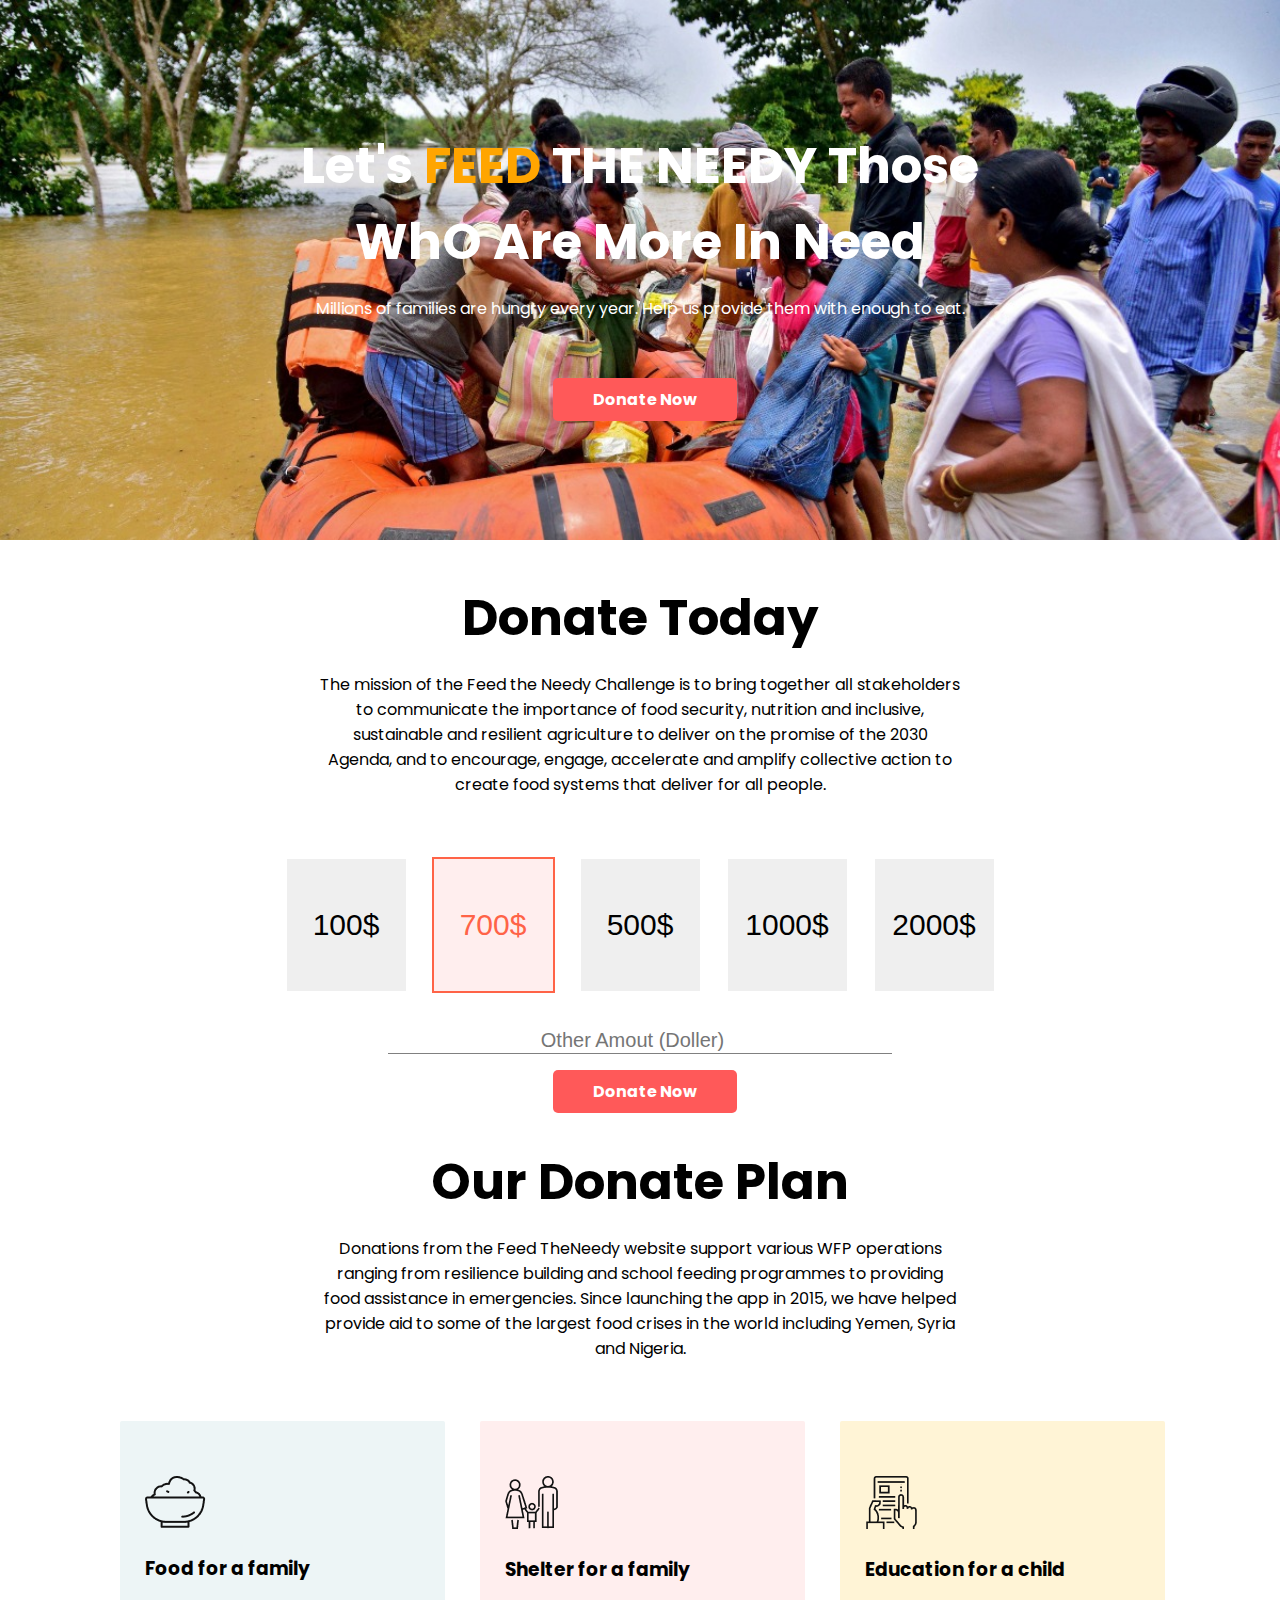
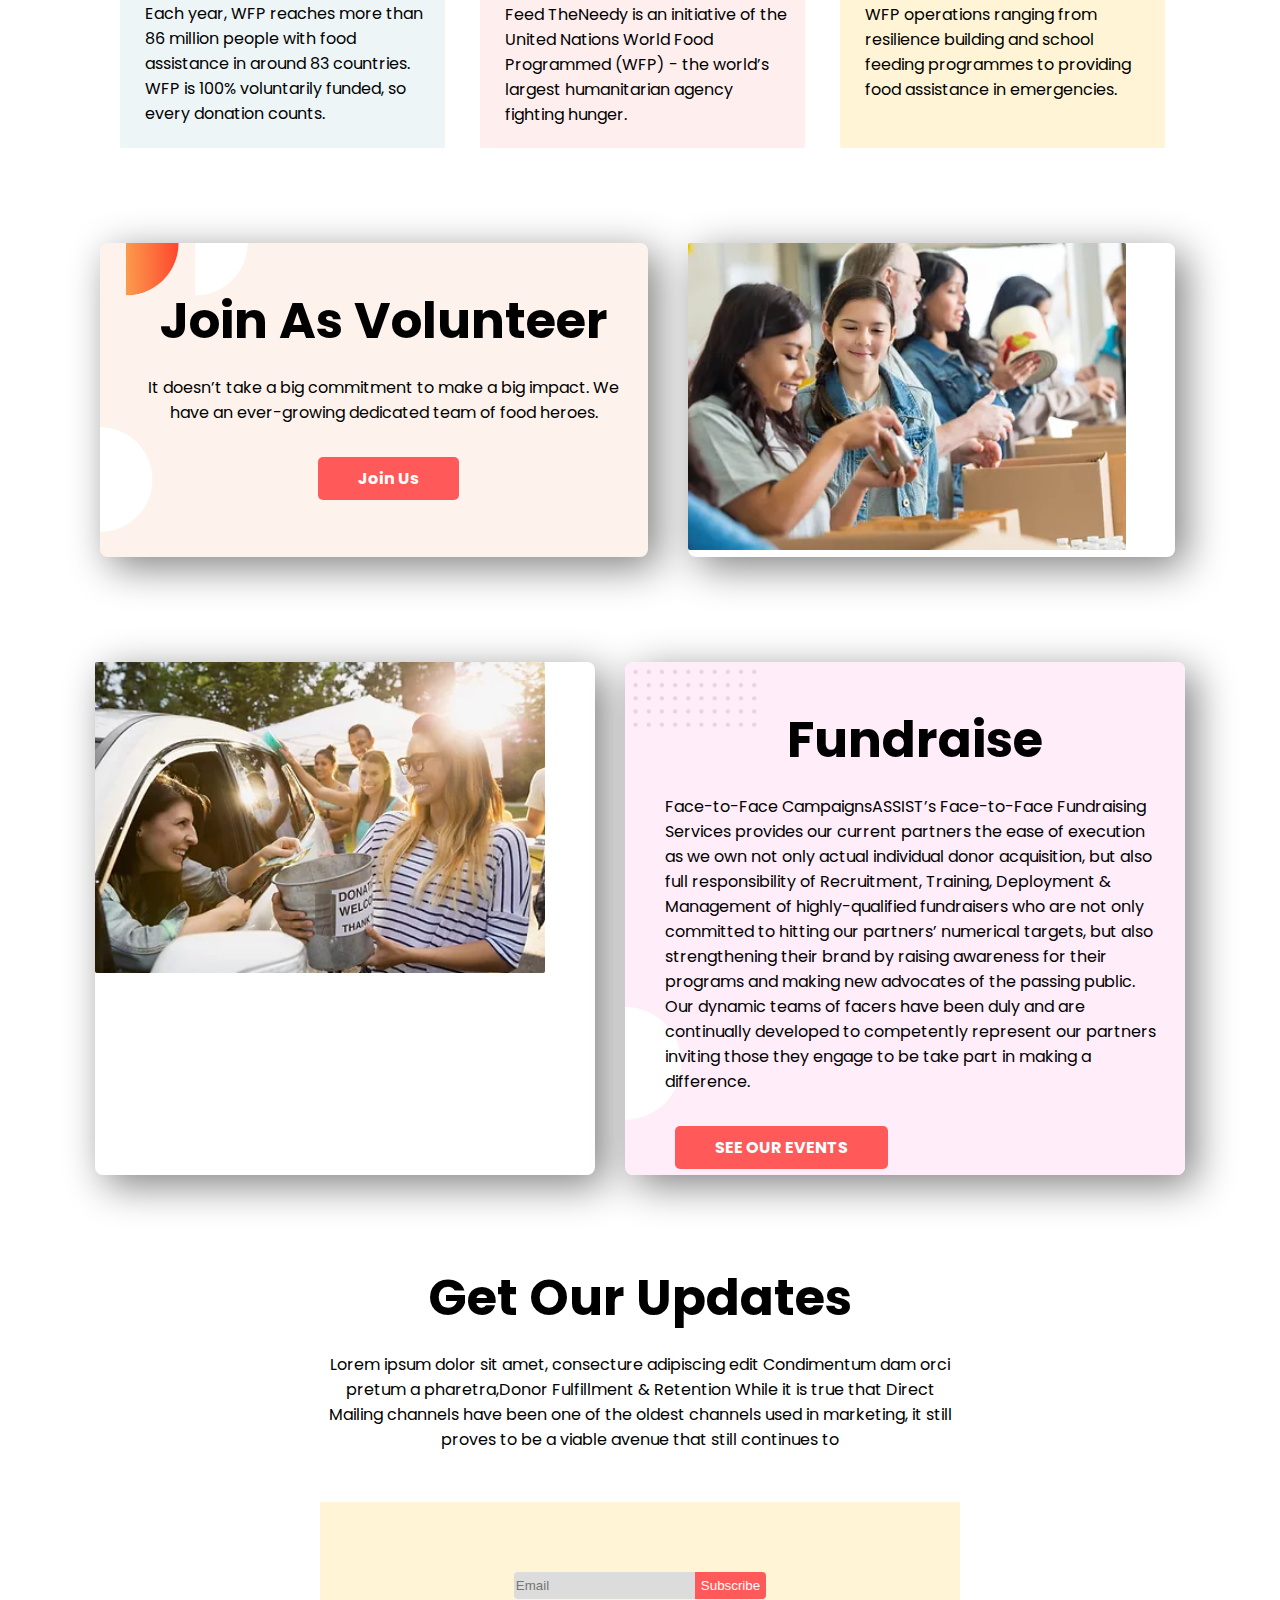
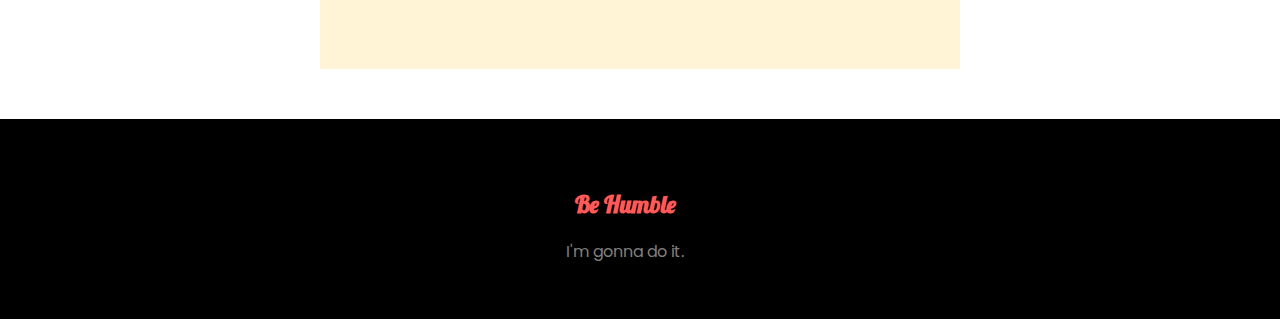
<file: index.html>
<!DOCTYPE html>
<html lang="en">

<head>
    <meta charset="UTF-8">
    <meta http-equiv="X-UA-Compatible" content="IE=edge">
    <meta name="viewport" content="width=device-width, initial-scale=1.0">
    <title>FEED THE NEEDY</title>
    <link rel="shortcut icon" href="icons/food.png" type="image/x-icon">
    <link rel="preconnect" href="https://fonts.googleapis.com">
    <link rel="preconnect" href="https://fonts.gstatic.com" crossorigin>
    <link href="https://fonts.googleapis.com/css2?family=Poppins&display=swap" rel="stylesheet">
    <link href="https://fonts.googleapis.com/css2?family=Lobster&family=Poppins&display=swap" rel="stylesheet">
    <link rel="stylesheet" href="style.css">
</head>

<body>
    <section id="header">
        <div id="flexibale-continer-se">
            <h1>Let's <span class="orange-color">FEED</span> THE NEEDY Those <br> WhO Are More In Need</h1>
            <p>Millions of families are hungry every year. Help us provide them with enough to eat. </p><br><br>
            <a class="link-button" target="_blank" href="">Donate Now</a>
        </div>
    </section>
    <section>
        <div class="Donate-t ">
            <h1>Donate Today</h1>
            <p>The mission of the Feed the Needy Challenge is to bring together all stakeholders to communicate the
                importance of food security, nutrition and inclusive, sustainable and resilient agriculture to deliver
                on the promise of the 2030 Agenda, and to encourage, engage, accelerate and amplify collective action to
                create food systems that deliver for all people.
            </p>
        </div>
        <div class="donate-amount">
            <button class="amount">100$</button>
            <button class="amount-mark">700$</button>
            <button class="amount">500$</button>
            <button class="amount">1000$</button>
            <button class="amount">2000$</button>
        </div>
    </section><br>
    <div class="donate-other">
        <input class="donate-number" type="number" placeholder="Other Amout (Doller)"><br><br>
        <a class="link-button" target="_blank" href="">Donate Now</a>
    </div>
    <section>
        <div class="Donate-t ">
            <h1>Our Donate Plan</h1>
            <p>Donations from the Feed TheNeedy website support various WFP operations ranging from resilience building
                and school feeding programmes to providing food assistance in emergencies. Since launching the app in
                2015, we have helped provide aid to some of the largest food crises in the world including Yemen, Syria
                and Nigeria.
            </p>
        </div>
        <div class="donate-div">
            <div class="donate-plan-width donate-plan-width1">
                <img src="icons/food.png" alt="">
                <h3>Food for a family</h3>
                <p>Each year, WFP reaches more than 86 million people with food assistance in around 83 countries. WFP
                    is 100% voluntarily funded, so every donation counts.</p>

            </div>

            <div class="donate-plan-width donate-plan-width2">
                <img src="icons/shelter.png">
                <h3>Shelter for a family</h3>
                <p>Feed TheNeedy is an initiative of the United Nations World Food Programmed (WFP) - the world’s
                    largest humanitarian agency fighting hunger.</p>

            </div>
            <div class="donate-plan-width donate-plan-width3">
                <img src="icons/Frame-1.png" alt="">
                <h3>Education for a child</h3>
                <p> WFP operations ranging from resilience building and school feeding programmes to providing food
                    assistance in emergencies.</p>

            </div>
        </div>
    </section>
    <section>
        <div class="donate-plan ">
            <div class="volunter-join design-back">
                <h1>Join As Volunteer</h1>
                <p>It doesn’t take a big commitment to make a big impact. We have an ever-growing dedicated team of food
                    heroes.
                </p><br>
                <a class="link-button" target="_blank" href="https://www.linkedin.com/in/md-imran-8a52a21a2/">Join
                    Us</a>
            </div>
            <div class="volunter-join-img">
                <img src="images/bbd2f5_c84ed67e055440498c8ce23534b8a98f_mv2_d_5760_3840_s_4_2.webp" alt="">
            </div>
        </div>
    </section>
    <section>
        <div class="donate-plan ">
            <div class="fundrise-img">
                <img src="images/5ca8a97313144b66bd93da08b0f01151.webp" alt="">
            </div>
            <div class="fundrise design-back-fu">
                <h1>Fundraise</h1>
                <p>Face-to-Face CampaignsASSIST’s Face-to-Face Fundraising Services provides our current partners the
                    ease
                    of execution as we own not only actual individual donor acquisition, but also full responsibility of
                    Recruitment, Training, Deployment & Management of highly-qualified fundraisers who are not only
                    committed to hitting our partners’ numerical targets, but also strengthening their brand by raising
                    awareness for their programs and making new advocates of the passing public. Our dynamic teams of
                    facers
                    have been duly and are continually developed to competently represent our partners inviting those
                    they
                    engage to be take part in making a difference. </p><br>
                <a class="link-button" target="_blank" href="">SEE OUR EVENTS</a>
            </div>
        </div>
    </section>
    <section>
        <div class="Donate-t ">
            <h1>Get Our Updates</h1>
            <p>Lorem ipsum dolor sit amet, consecture adipiscing edit Condimentum dam orci pretum a pharetra,Donor
                Fulfillment & Retention
                While it is true that Direct Mailing channels have been one of the oldest channels used in marketing, it
                still proves to be a viable avenue that still continues to
            </p>
        </div>
        <div class="email-send">
            <input type="email" placeholder="Email"><button>Subscribe</button>
        </div>
    </section>
    <footer class="footer">
        <div>
            <h2>Be Humble</h2>
            <p>I'm gonna do it. </p>
        </div>

    </footer>
</body>

</html>
</file>
<file: style.css>
body {
    font-family: 'Poppins', sans-serif;
    margin: 0px;
}

h1 {
    font-size: 50px;
    margin: 0px;
}

.orange-color {
    color: tomato;
}

#header {
    background-image: url(images/donation5.jpg);
    background-size: cover;
    background-repeat: no-repeat;
    margin-bottom: 40px;
}

#flexibale-continer-se {
    text-align: center;
    color: white;
    padding: 10%;

}

.orange-color {
    color: orange;
}

.link-button {
    text-decoration: none;
    background-color: #FF5959;
    padding: 10px 40px;
    color: white;
    border-radius: 5px;
    font-weight: 700;
    text-align: center;
    margin-left: 10px;
}

.Donate-t {
    text-align: center;
    padding: 0% 25%;
    margin-bottom: 50px;
}

.amount {
    width: 123px;
    height: 136px;
    margin: 10px;
    border: 2px solid white;
    font-size: 30px;

}

.amount-mark {
    width: 123px;
    height: 136px;
    margin: 10px;
    padding: 10px;
    border: 2px solid tomato;
    background-color: #FFEEEE;
    color: tomato;
    font-size: 30px;
}

.donate-amount {
    text-align: center;
}

.donate-number {
    width: 500px;
    border: 0;
    border-bottom: 1px solid gray;
    text-align: center;
    font-size: 20px;
}

.donate-other {
    text-align: center;
    margin: 0px 30% 40px 30%;
}

.donate-plan {
    display: flex;
    margin: 70px 80px;

}

.donate-plan-width {
    width: 33%;
    margin: 10px 10px;

}

.donate-div {
    display: flex;
    margin: 10px 100px;

}

.donate-plan-width1 {
    background-color: #EDF5F6;
    margin: 10px 15px 5px 20px;
    padding: 55px 10px 5px 25px;
    border-radius: 2px;
}

.donate-plan-width2 {
    background-color: #ffeeee;
    margin: 10px 15px 5px 20px;
    padding: 55px 10px 5px 25px;
    border-radius: 2px;
}

.donate-plan-width3 {
    background-color: #FFF4D6;
    margin: 10px 15px 5px 20px;
    padding: 55px 10px 5px 25px;
    border-radius: 2px;
}


.volunter-join {
    width: 50%;
    margin: 20px;
    background-size: cover;
    padding: 40px 20px 0px 40px;
    text-align: center;
    box-shadow: 10px 10px 40px gray;
    border-radius: 8px;
}

.volunter-join-img {
    width: 50%;
    margin: 20px 25px 20px 20px;
    background-size: cover;
    box-shadow: 10px 10px 40px gray;
    border-radius: 8px;

}

.donate-plan img {
    width: 90%;
    border-radius: 2px;
}

.fundrise-img {
    width: 50%;
    margin: 15px;
    background-size: cover;
    box-shadow: 10px 10px 40px gray;
    border-radius: 8px;
}

.fundrise {
    width: 50%;
    margin: 15px;
    background-size: cover;
    padding: 40px 20px 15px 40px;
    box-shadow: 10px 10px 40px gray;
    border-radius: 8px;
}

.fundrise h1 {
    text-align: center;
}

.email-send {
    text-align: center;
    background-color: #FFF4D6;
    margin: 0 25%;
    padding: 70px;
    margin-bottom: 50px;
}

.email-send input {
    text-align: left;
    border: 0;
    height: 25px;
    background-color: gainsboro;
    border-top-left-radius: 4px;
    border-bottom-left-radius: 4px;
}

.email-send button {
    background-color: #FF5959;
    color: white;
    border: 0;
    height: 27px;
    border-top-right-radius: 4px;
    border-bottom-right-radius: 4px;
}

.footer {

    margin-top: 40px;
    text-align: center;
    height: 200px;
    background-color: black;

}

footer div {
    padding-top: 50px;
    padding-right: 30px;
    color: gray;
}

footer h2 {
    color: #FF5959;
    font-family: lobster;
}

.design-back {
    background-image: url(images/7.png);
    background-repeat: no-repeat;
    background-size: cover;
}

.design-back-fu {
    background-image: url(images/Frame\ 59.jpg);
    background-repeat: no-repeat;
    background-size: cover;
}
</file>
